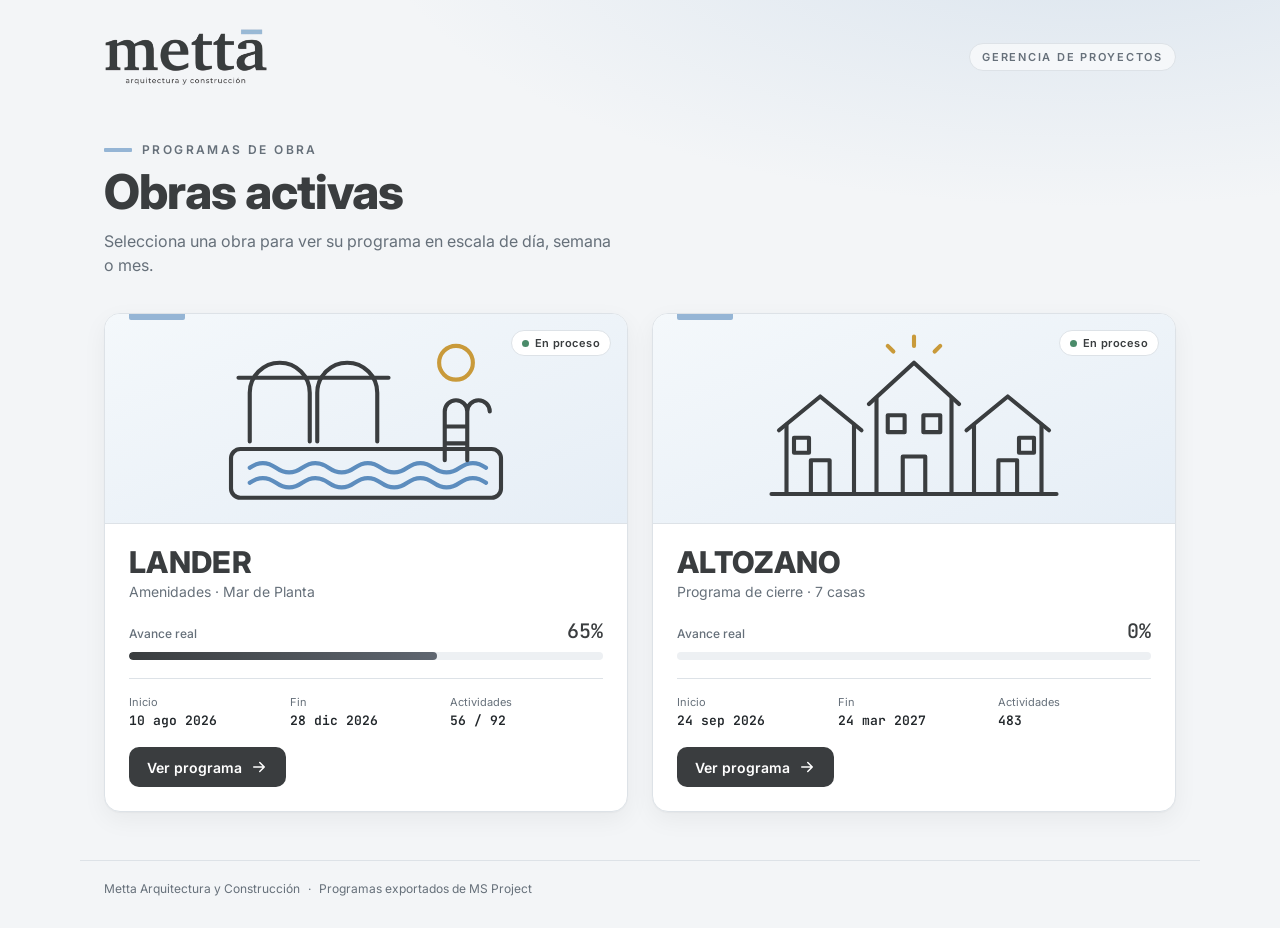
<file: index.html>
<!DOCTYPE html>
<html lang="es">
<head>
  <meta charset="UTF-8" />
  <meta name="viewport" content="width=device-width, initial-scale=1.0" />
  <title>Programas de Obra | Metta</title>
  <meta name="description" content="Programas de obra activos de Metta Arquitectura y Construcción." />
  <link rel="icon" type="image/svg+xml" href="assets/favicon.svg" />
  <link rel="preconnect" href="https://fonts.googleapis.com" />
  <link rel="preconnect" href="https://fonts.gstatic.com" crossorigin />
  <link href="https://fonts.googleapis.com/css2?family=Inter:wght@400;500;600;700;800&family=JetBrains+Mono:wght@400;500&display=swap" rel="stylesheet" />
  <link rel="stylesheet" href="css/home.css" />
</head>
<body>
  <header class="home-header">
    <img src="assets/logo-metta.png" alt="Metta arquitectura y construcción" class="home-logo" />
    <span class="home-tag">Gerencia de proyectos</span>
  </header>

  <main class="home">
    <section class="intro">
      <p class="eyebrow">Programas de obra</p>
      <h1>Obras activas</h1>
      <p class="lead">Selecciona una obra para ver su programa en escala de día, semana o mes.</p>
    </section>

    <section class="obras" id="obras" aria-label="Obras activas"></section>
  </main>

  <footer class="home-footer">
    <span>Metta Arquitectura y Construcción</span>
    <span class="dot" aria-hidden="true">·</span>
    <span>Programas exportados de MS Project</span>
  </footer>

  <script src="js/obras.js"></script>
  <script src="js/parser.js"></script>
  <script src="js/schedule.js"></script>
  <script src="js/home.js"></script>
</body>
</html>
</file>
<file: css/home.css>
/* ================================================================
   home.css — Pantalla de inicio · Programas de Obra Metta
   ================================================================ */

:root {
  --metta-ink: #3A3D3F;
  --metta-sky: #95B5D5;
  --metta-sky-soft: #E6EEF6;
  --bg: #F3F5F7;
  --card: #FFFFFF;
  --border: #DDE2E7;
  --text: #22272B;
  --text-dim: #66707A;
  --ok: #4A8B6A;
  --font-ui: 'Inter', system-ui, sans-serif;
  --font-mono: 'JetBrains Mono', ui-monospace, monospace;
}

* { box-sizing: border-box; }

html, body { margin: 0; padding: 0; }
body {
  min-height: 100vh; display: flex; flex-direction: column;
  background:
    radial-gradient(1200px 500px at 85% -10%, rgba(149, 181, 213, .28), transparent 60%),
    var(--bg);
  color: var(--text); font-family: var(--font-ui);
  -webkit-font-smoothing: antialiased;
}

/* ---------------- ENCABEZADO ---------------- */
.home-header {
  display: flex; align-items: center; justify-content: space-between; gap: 16px;
  width: 100%; max-width: 1120px; margin: 0 auto; padding: 28px 24px 0;
}
.home-logo { height: 58px; width: auto; display: block; }
.home-tag {
  font-size: 11px; font-weight: 600; letter-spacing: .16em; text-transform: uppercase;
  color: var(--text-dim); border: 1px solid var(--border); border-radius: 999px; padding: 6px 12px;
  background: rgba(255, 255, 255, .6);
}

/* ---------------- INTRO ---------------- */
.home { flex: 1; width: 100%; max-width: 1120px; margin: 0 auto; padding: 56px 24px 48px; }
.intro { margin-bottom: 36px; }
.eyebrow {
  margin: 0 0 10px; font-size: 12px; font-weight: 600; letter-spacing: .2em;
  text-transform: uppercase; color: var(--text-dim);
  display: flex; align-items: center; gap: 10px;
}
.eyebrow::before { content: ''; width: 28px; height: 4px; background: var(--metta-sky); border-radius: 1px; }
.intro h1 {
  margin: 0; font-size: clamp(32px, 5vw, 48px); font-weight: 800; letter-spacing: -.02em;
  color: var(--metta-ink); line-height: 1.05;
}
.lead { margin: 12px 0 0; font-size: 16px; color: var(--text-dim); max-width: 52ch; line-height: 1.5; }

/* ---------------- TARJETAS ---------------- */
.obras { display: grid; grid-template-columns: repeat(auto-fit, minmax(min(100%, 380px), 1fr)); gap: 24px; }

.obra-card {
  display: flex; flex-direction: column; overflow: hidden;
  background: var(--card); border: 1px solid var(--border); border-radius: 16px;
  color: inherit; text-decoration: none;
  box-shadow: 0 1px 2px rgba(20, 24, 28, .04), 0 8px 24px rgba(20, 24, 28, .05);
  transition: transform .25s cubic-bezier(.2, .8, .2, 1), box-shadow .25s, border-color .25s;
  animation: entrar .5s cubic-bezier(.2, .8, .2, 1) both;
  animation-delay: calc(var(--i, 0) * 90ms);
}
@keyframes entrar { from { opacity: 0; transform: translateY(14px); } }
.obra-card:hover {
  transform: translateY(-4px); border-color: #C9D6E3;
  box-shadow: 0 2px 4px rgba(20, 24, 28, .05), 0 18px 40px rgba(20, 24, 28, .10);
}
.obra-card:focus-visible { outline: 3px solid var(--metta-sky); outline-offset: 3px; }

.obra-visual {
  position: relative; height: 210px; display: grid; place-items: center;
  background:
    linear-gradient(160deg, #F4F8FB 0%, var(--metta-sky-soft) 100%);
  border-bottom: 1px solid var(--border);
}
.obra-visual::after {          /* barra azul del logotipo Metta */
  content: ''; position: absolute; left: 24px; top: 0; width: 56px; height: 6px;
  background: var(--metta-sky); border-radius: 0 0 2px 2px;
}
.obra-visual svg {
  width: min(72%, 300px); height: auto; overflow: visible;
  fill: none; stroke: var(--metta-ink); stroke-width: 2.2; stroke-linecap: round; stroke-linejoin: round;
  transition: transform .4s cubic-bezier(.2, .8, .2, 1);
}
.obra-visual svg .ola { stroke: #5D8DBE; }
.obra-visual svg .sol { stroke: #C99A3A; }
.obra-card:hover .obra-visual svg { transform: scale(1.04); }

.obra-estado {
  position: absolute; right: 16px; top: 16px;
  font-size: 11px; font-weight: 600; letter-spacing: .04em;
  background: #fff; color: var(--metta-ink); border: 1px solid var(--border);
  padding: 5px 10px; border-radius: 999px;
  display: inline-flex; align-items: center; gap: 6px;
}
.obra-estado::before { content: ''; width: 7px; height: 7px; border-radius: 50%; background: var(--ok); }
.obra-card.is-loading .obra-estado::before { background: var(--border); }

.obra-body { padding: 22px 24px 24px; display: flex; flex-direction: column; gap: 18px; flex: 1; }
.obra-nombre { margin: 0; font-size: 30px; font-weight: 800; letter-spacing: .01em; color: var(--metta-ink); line-height: 1.1; }
.obra-sub { margin: 4px 0 0; font-size: 14px; color: var(--text-dim); }

.avance-top { display: flex; justify-content: space-between; align-items: baseline; margin-bottom: 8px; }
.avance-label { font-size: 12px; color: var(--text-dim); font-weight: 500; }
.avance-valor { font-family: var(--font-mono); font-size: 20px; font-weight: 500; color: var(--metta-ink); }
.avance-barra { height: 8px; background: #EDF0F3; border-radius: 999px; overflow: hidden; }
.avance-barra span {
  display: block; height: 100%; width: 0; border-radius: inherit;
  background: linear-gradient(90deg, var(--metta-ink), #5F6670);
  transition: width .9s cubic-bezier(.2, .8, .2, 1);
}

.obra-datos {
  margin: 0; display: grid; grid-template-columns: repeat(3, 1fr); gap: 8px;
  padding-top: 16px; border-top: 1px solid var(--border);
}
.obra-datos dt { font-size: 11px; color: var(--text-dim); margin-bottom: 3px; }
.obra-datos dd { margin: 0; font-size: 13px; font-weight: 600; color: var(--text); font-family: var(--font-mono); }
.obra-card.is-loading dd, .obra-card.is-loading .avance-valor { color: #B8C0C8; }

.obra-cta {
  margin-top: auto; align-self: flex-start;
  display: inline-flex; align-items: center; gap: 8px;
  background: var(--metta-ink); color: #fff; font-weight: 600; font-size: 14px;
  padding: 11px 18px; border-radius: 10px;
  transition: gap .2s, background .2s;
}
.obra-card:hover .obra-cta { gap: 12px; background: #26292B; }

/* ---------------- PIE ---------------- */
.home-footer {
  width: 100%; max-width: 1120px; margin: 0 auto; padding: 20px 24px 32px;
  display: flex; gap: 8px; flex-wrap: wrap; font-size: 12px; color: var(--text-dim);
  border-top: 1px solid var(--border);
}

@media (max-width: 600px) {
  .home-header { padding: 20px 16px 0; }
  .home-logo { height: 44px; }
  .home-tag { display: none; }
  .home { padding: 36px 16px 32px; }
  .obra-visual { height: 170px; }
  .obra-body { padding: 18px; }
  .obra-nombre { font-size: 26px; }
  .obra-datos dd { font-size: 12px; }
  .home-footer { padding: 16px; }
}

@media (prefers-reduced-motion: reduce) {
  .obra-card, .obra-visual svg, .avance-barra span { animation: none; transition: none; }
}
</file>
<file: css/gantt.css>
/* ================================================================
   gantt.css — Visor de Programa de Obra · Metta

   Cromo neutro (grafito del logo Metta); el color solo comunica el
   estado de cada tarea. El azul claro del logo (--metta-sky) se usa
   como acento de selección.
   ================================================================ */

:root {
  --metta-ink: #3A3D3F;      /* grafito del logotipo */
  --metta-sky: #95B5D5;      /* barra azul del logotipo */
  --metta-sky-soft: #E6EEF6;

  --bg-0: #F3F5F7;
  --bg-1: #FFFFFF;
  --bg-2: #ECEFF2;
  --border: #D9DEE3;
  --text: #22272B;
  --text-dim: #66707A;
  --ui-accent: var(--metta-ink);
  --summary: #3A3D3F;

  --hover-bg: #E2E7EC;
  --hover-border: #C5CDD5;
  --grid-line: rgba(102, 112, 122, .13);
  --grid-major: rgba(102, 112, 122, .32);
  --weekend-tint: rgba(58, 61, 63, .045);
  --progress-overlay: rgba(255, 255, 255, .28);
  --summary-row-bg: rgba(149, 181, 213, .14);
  --row-hover: #E3ECF5;

  --st-completada: #4A8B6A;
  --st-en-tiempo: #3C7DC4;
  --st-atrasada: #D9473B;
  --st-no-iniciada: #9AA5B0;
  --st-debio-iniciar: #EA8A1E;
  --hoy: #3C7DC4;

  --row-h: 34px;
  --header-h: 54px;
  --toggle-w: 24px;
  --col-name-w: 260px;
  --col-dur-w: 58px;
  --col-date-w: 80px;
  --col-pct-w: 46px;
  --panel-left-w: calc(var(--toggle-w) + var(--col-name-w) + var(--col-dur-w) + var(--col-date-w) * 2 + var(--col-pct-w));
  --grid-cols: var(--toggle-w) minmax(0, 1fr) var(--col-dur-w) var(--col-date-w) var(--col-date-w) var(--col-pct-w);
  --gantt-inset: 12px;
  --font-ui: 'Inter', system-ui, sans-serif;
  --font-mono: 'JetBrains Mono', ui-monospace, monospace;
}

* { box-sizing: border-box; }
[hidden] { display: none !important; }

html, body {
  margin: 0; padding: 0; height: 100%;
  background: var(--bg-0); color: var(--text);
  font-family: var(--font-ui); font-size: 13px;
  overflow: hidden;
}
body { display: flex; flex-direction: column; }
.mono { font-family: var(--font-mono); }

/* ---------------- HEADER ---------------- */
.app-header {
  display: flex; align-items: center; justify-content: space-between;
  gap: 16px 24px; padding: 10px 16px;
  background: var(--bg-1); border-bottom: 1px solid var(--border);
  flex-wrap: wrap;
}
.header-left { display: flex; align-items: center; gap: 14px; min-width: 0; }

.btn-back {
  display: inline-flex; align-items: center; gap: 4px;
  color: var(--text-dim); text-decoration: none; font-size: 12px; font-weight: 500;
  padding: 6px 10px 6px 6px; border-radius: 6px; border: 1px solid var(--border);
  transition: background .15s, color .15s;
}
.btn-back:hover { background: var(--bg-2); color: var(--text); }

.logo-link { display: flex; align-items: center; }
.logo { height: 40px; width: auto; display: block; }

.header-titles {
  display: flex; flex-direction: column; gap: 2px; min-width: 0;
  border-left: 1px solid var(--border); padding-left: 14px;
}
.app-title { font-size: 10.5px; font-weight: 600; letter-spacing: .18em; color: var(--text-dim); }
.project-name { margin: 0; font-size: 18px; font-weight: 700; letter-spacing: .02em; white-space: nowrap; }
.project-sub { font-weight: 500; color: var(--text-dim); font-size: 13px; letter-spacing: 0; margin-left: 4px; }

.header-right { display: flex; flex-direction: column; align-items: flex-end; gap: 8px; }
.header-meta, .header-controls { display: flex; align-items: center; gap: 8px; flex-wrap: wrap; }
.header-meta { gap: 18px; }
.meta-item { display: flex; align-items: baseline; gap: 6px; }
.meta-label { color: var(--text-dim); font-size: 11px; }
.meta-value { font-size: 12px; font-weight: 500; }
.meta-avance .meta-value {
  background: var(--metta-sky-soft); color: var(--metta-ink);
  padding: 1px 7px; border-radius: 999px; font-weight: 600;
}

.btn, .btn-zoom {
  display: inline-flex; align-items: center; justify-content: center; gap: 6px;
  background: var(--bg-2); border: 1px solid var(--border); color: var(--text);
  border-radius: 6px; padding: 6px 12px; font-family: var(--font-ui);
  font-size: 12px; font-weight: 500; cursor: pointer; text-decoration: none;
  transition: background .15s, border-color .15s, color .15s;
}
.btn:hover, .btn-zoom:hover { background: var(--hover-bg); border-color: var(--hover-border); }
.btn:focus-visible, .btn-zoom:focus-visible, .btn-back:focus-visible { outline: 2px solid var(--metta-sky); outline-offset: 1px; }
.btn:active, .btn-zoom:active { transform: translateY(1px); }
.btn-primary { background: var(--ui-accent); border-color: var(--ui-accent); color: #fff; font-weight: 600; }
.btn-primary:hover { background: #2a2c2e; }
.btn-icon { padding: 6px 8px; color: var(--text-dim); }

/* Día / Semana / Mes — control segmentado, el más visible del encabezado. */
.zoom-group {
  display: inline-flex; padding: 3px; gap: 2px;
  background: var(--bg-2); border: 1px solid var(--border); border-radius: 8px;
}
.btn-zoom {
  border: 0; background: transparent; min-width: 72px; padding: 6px 14px;
  font-size: 12.5px; font-weight: 600; color: var(--text-dim); border-radius: 6px;
}
.btn-zoom:hover { background: rgba(255, 255, 255, .7); color: var(--text); }
.btn-zoom.is-active {
  background: var(--ui-accent); color: #fff;
  box-shadow: 0 1px 2px rgba(0, 0, 0, .18), inset 0 -2px 0 var(--metta-sky);
}

.ctrl-sep { width: 1px; height: 22px; background: var(--border); margin: 0 2px; }

.btn-header-collapse .collapse-arrow { transition: transform .2s; }
.app-header.is-collapsed .header-meta,
.app-header.is-collapsed .header-titles { display: none; }
.app-header.is-collapsed .collapse-arrow { transform: rotate(180deg); }
.app-header.is-collapsed .logo { height: 30px; }

/* ---------------- VISTA PREVIA ---------------- */
.preview-banner {
  display: flex; align-items: center; justify-content: space-between; gap: 12px; flex-wrap: wrap;
  padding: 8px 16px; background: #FFF4E0; border-bottom: 1px solid #F1D39A; color: #6B4A0E; font-size: 12px;
}

/* ---------------- LEYENDA ---------------- */
.legend {
  display: flex; gap: 6px 18px; flex-wrap: wrap; align-items: center;
  padding: 7px 16px; background: var(--bg-1);
  border-top: 1px solid var(--border); font-size: 11px; color: var(--text-dim);
}
.legend-item { display: flex; align-items: center; gap: 6px; }
.legend-swatch { width: 14px; height: 9px; border-radius: 2px; display: inline-block; }
.legend-line { width: 0; height: 12px; display: inline-block; border-left: 2px solid; }
.sw-completada    { background: var(--st-completada); }
.sw-en-tiempo     { background: var(--st-en-tiempo); }
.sw-atrasada      { background: var(--st-atrasada); }
.sw-debio-iniciar { background: var(--st-debio-iniciar); }
.sw-no-iniciada   { background: var(--st-no-iniciada); }
.sw-resumen       { background: var(--summary); height: 5px; }
.sw-corte         { border-color: var(--st-atrasada); }
.sw-hoy           { border-left-style: dashed; border-color: var(--hoy); }

/* ---------------- ESTADOS DE CARGA ---------------- */
.loading, .dropzone, .error-panel, .empty-state {
  display: flex; flex-direction: column; align-items: center; justify-content: center;
  flex: 1 1 auto; min-height: 0;
  gap: 12px; padding: 48px 16px; text-align: center; color: var(--text-dim);
}
.loading-spinner {
  width: 28px; height: 28px; border: 3px solid var(--border);
  border-top-color: var(--metta-ink); border-radius: 50%;
  animation: girar .8s linear infinite;
}
@keyframes girar { to { transform: rotate(360deg); } }
.dropzone-inner {
  border: 2px dashed var(--border); border-radius: 10px; padding: 32px 40px;
  transition: border-color .15s, background .15s;
}
.dropzone.is-dragover .dropzone-inner { border-color: var(--metta-sky); background: var(--metta-sky-soft); }
.dropzone-hint { font-size: 11px; opacity: .8; max-width: 42ch; }
.error-panel h3 { color: var(--st-atrasada); }
.error-panel p { max-width: 60ch; }
code { font-family: var(--font-mono); background: var(--bg-2); padding: 1px 5px; border-radius: 3px; }

/* ---------------- VIEWER: DOS PANELES ---------------- */
.viewer { display: flex; flex: 1 1 auto; min-height: 0; overflow: hidden; }

.panel-left {
  width: var(--panel-left-w); min-width: var(--panel-left-w);
  display: flex; flex-direction: column;
  border-right: 1px solid var(--border); background: var(--bg-1);
  box-shadow: 2px 0 6px rgba(0, 0, 0, .04); z-index: 4;
}
.panel-left-header, .task-row {
  display: grid; grid-template-columns: var(--grid-cols);
  align-items: center; height: var(--row-h); min-height: var(--row-h);
}
.panel-left-header {
  border-bottom: 1px solid var(--border); background: var(--bg-2);
  font-size: 10.5px; color: var(--text-dim); font-weight: 600;
  letter-spacing: .05em; text-transform: uppercase;
  height: var(--header-h); min-height: var(--header-h);
}
.panel-left-header > div { padding: 0 6px; }
.col-dur, .col-start, .col-finish, .col-pct { text-align: right; }

.panel-left-body { flex: 1; overflow-y: auto; overflow-x: hidden; scrollbar-width: none; }
.panel-left-body::-webkit-scrollbar { width: 0; }

.task-row { border-bottom: 1px solid var(--grid-line); }
.task-row.is-summary, .gantt-row.is-summary { background: var(--summary-row-bg); }
.task-row[data-level="1"] .task-name { text-transform: uppercase; letter-spacing: .03em; }
.task-row.is-hidden, .gantt-row.is-hidden { display: none; }
.task-row.is-hover, .gantt-row.is-hover { background: var(--row-hover); }
.task-row.is-summary .task-name { font-weight: 600; cursor: pointer; }
.task-row.is-milestone .task-name { font-style: italic; }

.task-toggle {
  background: none; border: none; color: var(--text-dim); cursor: pointer;
  font-size: 12px; padding: 0; width: var(--toggle-w); height: var(--row-h);
}
.task-toggle:hover { color: var(--text); }
.task-toggle.is-leaf { visibility: hidden; }

.task-name { overflow: hidden; text-overflow: ellipsis; white-space: nowrap; padding-right: 8px; }
.task-num {
  font-family: var(--font-mono); font-size: 11px; color: var(--text-dim);
  text-align: right; padding: 0 6px;
  overflow: hidden; text-overflow: ellipsis; white-space: nowrap;
}
.task-num.is-pct.is-done { color: var(--st-completada); font-weight: 500; }
.task-num.is-pct.is-partial { color: var(--st-en-tiempo); font-weight: 500; }

/* ---------------- PANEL DERECHO: GANTT ---------------- */
.panel-right {
  flex: 1; overflow: auto; position: relative; background: var(--bg-0);
  padding-left: var(--gantt-inset);
}
.timeline-header {
  position: sticky; top: 0; z-index: 3;
  background: var(--bg-2); border-bottom: 1px solid var(--border); height: var(--header-h);
}
.timeline-row { display: flex; }
.timeline-row + .timeline-row { border-top: 1px solid var(--border); }
.timeline-cell {
  flex: 0 0 auto; font-size: 10px; color: var(--text-dim);
  display: flex; align-items: center; justify-content: center;
  border-right: 1px solid var(--border); overflow: hidden; white-space: nowrap;
}
.timeline-cell.weekend { background: var(--weekend-tint); color: #9AA3AC; }
.timeline-cell.group { font-weight: 600; color: var(--text); font-size: 11px; justify-content: flex-start; }
/* El texto del grupo se queda visible mientras se recorre horizontalmente. */
.timeline-cell.group > span { position: sticky; left: 0; padding: 0 8px; }
.timeline-cell.group-semana { font-weight: 500; color: var(--text-dim); font-size: 10.5px; }
.timeline-header[data-escala="mes"] .timeline-row:last-child .timeline-cell { font-size: 11px; color: var(--text); }

.gantt-body { position: relative; }
.gantt-grid-line {
  position: absolute; top: 0; bottom: 0; width: 1px;
  background: var(--grid-line); pointer-events: none;
}
.gantt-grid-line.is-major { background: var(--grid-major); }
.gantt-weekend-band { position: absolute; top: 0; bottom: 0; background: var(--weekend-tint); pointer-events: none; }
.gantt-row { position: relative; height: var(--row-h); border-bottom: 1px solid var(--grid-line); }

/* ---------------- BARRAS ---------------- */
.bar {
  position: absolute; top: 9px; height: 16px; border-radius: 4px;
  overflow: hidden; box-shadow: 0 1px 1px rgba(0, 0, 0, .08);
}
.bar--resumen {
  background: var(--summary); height: 7px; top: 13px; border-radius: 1px; overflow: visible; box-shadow: none;
}
/* Puntas de la barra de partida, como en MS Project. */
.bar--resumen::before, .bar--resumen::after {
  content: ''; position: absolute; top: 0; width: 0; height: 0;
  border-top: 7px solid var(--summary);
}
.bar--resumen::before { left: 0; border-right: 5px solid transparent; }
.bar--resumen::after { right: 0; border-left: 5px solid transparent; }
.bar--resumen::before, .bar--resumen::after { top: 7px; }

.bar--completada    { background: var(--st-completada); }
.bar--en-tiempo     { background: var(--st-en-tiempo); }
.bar--atrasada      { background: var(--st-atrasada); }
.bar--no-iniciada   { background: var(--st-no-iniciada); }
.bar--debio-iniciar { background: var(--st-debio-iniciar); }

.bar-progress {
  position: absolute; inset: 0 auto 0 0;
  background: var(--progress-overlay); pointer-events: none;
  border-right: 1px solid rgba(255, 255, 255, .6);
}

.milestone {
  position: absolute; top: 10px; width: 14px; height: 14px;
  transform: rotate(45deg); border-radius: 2px;
  box-shadow: 0 0 0 2px var(--bg-0);
}
.milestone--completada    { background: var(--st-completada); }
.milestone--en-tiempo     { background: var(--st-en-tiempo); }
.milestone--atrasada      { background: var(--st-atrasada); }
.milestone--no-iniciada   { background: var(--metta-ink); }
.milestone--debio-iniciar { background: var(--st-debio-iniciar); }
.milestone--resumen       { background: var(--summary); }

/* ---------------- MARCADORES: CORTE / HOY ---------------- */
.marker { position: absolute; top: 0; bottom: 0; width: 0; z-index: 2; pointer-events: none; }
.marker--corte { border-left: 2px solid var(--st-atrasada); z-index: 3; }
.marker--hoy { border-left: 2px dashed var(--hoy); }
.marker-tag {
  position: absolute; top: 4px; left: 4px; white-space: nowrap;
  font-size: 10px; font-weight: 600; padding: 2px 6px; border-radius: 4px; color: #fff;
}
.marker--corte .marker-tag { background: var(--st-atrasada); }
.marker--hoy .marker-tag { background: var(--hoy); top: 24px; }

/* ---------------- RESPONSIVO ---------------- */
@media (max-width: 1280px) {
  :root { --col-name-w: 220px; --col-date-w: 76px; }
}
@media (max-width: 1100px) {
  .header-right { align-items: flex-start; }
}
/* Pantallas medianas: se oculta Fin. */
@media (max-width: 900px) {
  :root {
    --col-name-w: 170px;
    --panel-left-w: calc(var(--toggle-w) + var(--col-name-w) + var(--col-dur-w) + var(--col-date-w) + var(--col-pct-w));
    --grid-cols: var(--toggle-w) minmax(0, 1fr) var(--col-dur-w) var(--col-date-w) var(--col-pct-w);
  }
  .col-finish, .task-num.is-finish { display: none; }
  .header-meta { gap: 12px; }
}
/* Celular: solo nombre y %. */
@media (max-width: 600px) {
  :root {
    --col-name-w: 128px;
    --col-pct-w: 42px;
    --panel-left-w: calc(var(--toggle-w) + var(--col-name-w) + var(--col-pct-w));
    --grid-cols: var(--toggle-w) minmax(0, 1fr) var(--col-pct-w);
  }
  .col-dur, .col-start, .task-num.is-dur, .task-num.is-start { display: none; }
  .app-header { padding: 8px 12px; gap: 10px; }
  .logo { height: 30px; }
  .btn-back span { display: none; }
  .btn-back { padding: 6px; }
  .project-sub { display: block; margin: 0; font-size: 11.5px; }
  .project-name { font-size: 16px; white-space: normal; }
  .header-left { width: 100%; }
  .header-right { width: 100%; align-items: stretch; gap: 8px; }
  .header-meta { gap: 4px 12px; }
  .meta-label { font-size: 10.5px; }
  .meta-value { font-size: 11px; }
  .header-controls { gap: 6px; }
  .zoom-group { flex: 1 1 100%; }
  .btn-zoom { flex: 1; min-width: 0; padding: 7px 8px; }
  .header-controls .btn { padding: 6px 10px; }
  .ctrl-sep, [data-pick-file].btn-icon { display: none; }
  .legend { display: none; }
}
</file>
